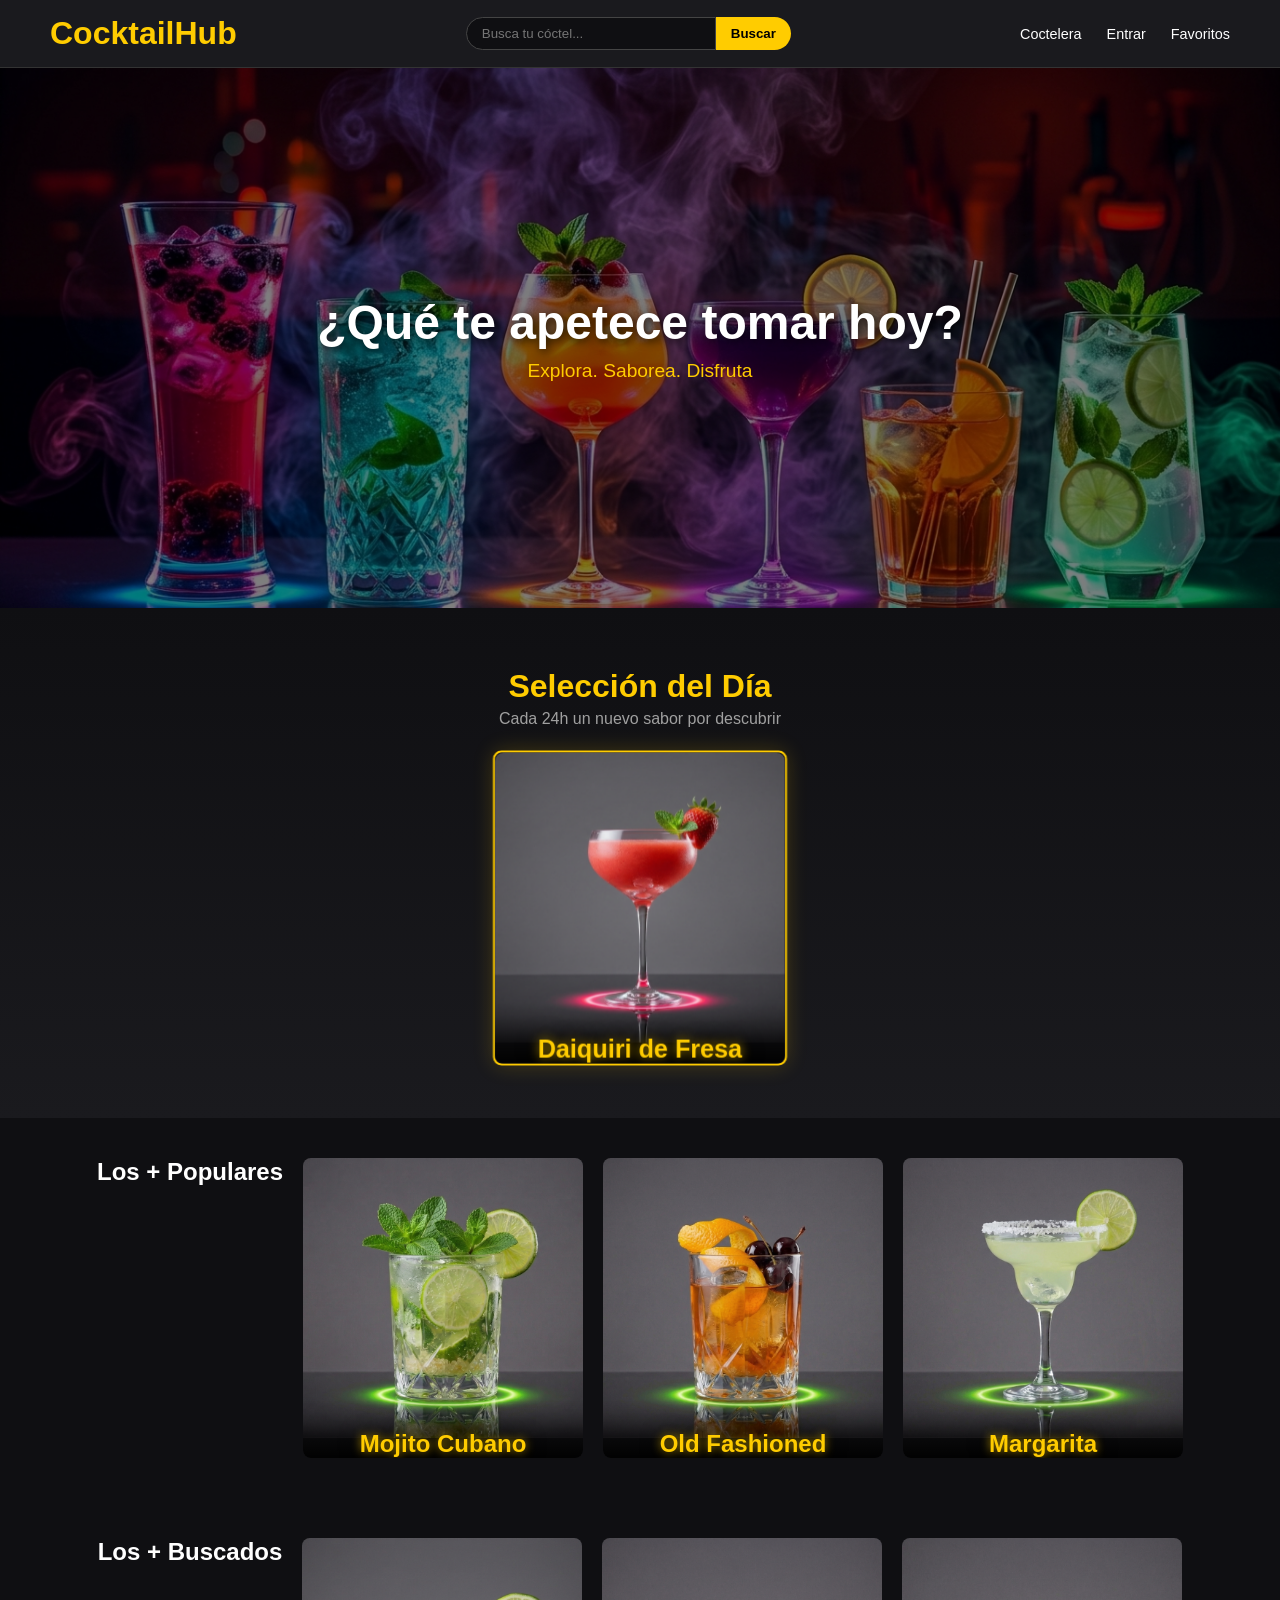
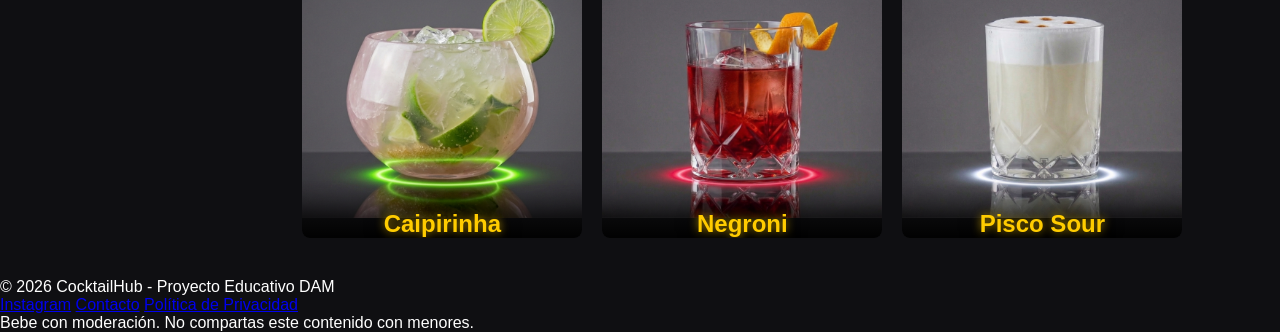
<file: e-commerce project/index.html>
<!doctype html>
<html lang="es">
  <head>
    <meta charset="UTF-8" />
    <meta name="viewport" content="width=device-width, initial-scale=1.0" />
    <link rel="stylesheet" href="css/style.css" />
    <title>CocktailHub.com</title>
    <!-- prueba -->
  </head>

  <body>
    <header>
      <div class="logo">
        <h1>Cocktail<span>Hub</span></h1>
      </div>
      <div>
        <form>
          <input type="text" placeholder="Busca tu cóctel..." required />
          <button type="submit">Buscar</button>
        </form>
      </div>
      <nav>
        <ul>
          <li><a href="coctelera.html" target="_blank">Coctelera</a></li>
          <li><a href="login.html">Entrar</a></li>
          <li><a href="#">Favoritos</a></li>
        </ul>
      </nav>
    </header>

    <main>
      <!-- -- HERO -- -->
      <section class="hero-inmersivo">
        <a href="coctelera.html" class="hero-link">
          <div class="hero-overlay">
            <div class="hero-text">
              <h2>¿Qué te apetece tomar hoy?</h2>
              <p>Explora. Saborea. Disfruta</p>
            </div>
            <img
              src="assets/img/hero-cocktail.png"
              alt="Cóctel de autor en barra oscura"
            />
          </div>
        </a>
      </section>
      <!-- -- RECOMENDACIÓN DEL DÍA -- -->
      <section class="daily-selection">
        <div class="section-header">
          <h2>Selección del Día</h2>
          <p>Cada 24h un nuevo sabor por descubrir</p>
        </div>

        <div class="daily-card-container">
          <article class="cocktail-card daily-featured">
            <div class="card-inner">
              <div class="card-front">
                <div class="card-img">
                  <img src="assets/img/daiquiri.png" alt="Daiquiri de Fresa" />
                </div>
                <div class="card-front-info">
                  <h3>Daiquiri de Fresa</h3>
                </div>
              </div>

              <div class="card-back">
                <div class="card-back-header">
                  <span class="difficulty-tag">Fácil</span>
                  <button class="favorite-btn" title="Añadir a favoritos">
                    <span class="heart-icon">&#9825;</span>
                  </button>
                </div>

                <div class="flavor-info">
                  <hr />
                  <span>Dulce & Refrescante</span>
                  <hr />
                </div>

                <div class="ingredients-container">
                  <h3>Receta del Día</h3>
                  <ul>
                    <li>50ml Ron Blanco</li>
                    <li>25ml Zumo de lima</li>
                    <li>3 Fresas naturales</li>
                    <li>Hielo picado</li>
                  </ul>
                </div>

                <div class="card-details-container">
                  <a href="#" class="view-recipe">Más detalles →</a>
                </div>
              </div>
            </div>
          </article>
        </div>
      </section>
      <!-- -- LOS + POPULARES -- -->
      <section class="cocktail-grid">
        <h2>Los + Populares</h2>

        <article class="cocktail-card">
          <div class="card-inner">
            <div class="card-front">
              <div class="card-img">
                <img src="assets/img/mojito.png" alt="Mojito Cubano" />
              </div>
              <div class="card-front-info">
                <h3>Mojito Cubano</h3>
              </div>
            </div>
            <div class="card-back">
              <div class="card-back-header">
                <span class="difficulty-tag">Fácil</span>
                <button class="favorite-btn" title="Añadir a favoritos">
                  <span class="heart-icon">&#9825;</span>
                </button>
              </div>
              <div class="flavor-info">
                <hr />
                <span>Dulce & Afrutado</span>
                <hr />
              </div>
              <div class="ingredients-container">
                <h3>Ingredientes</h3>
                <ul>
                  <li>60ml Ron Blanco</li>
                  <li>30ml Zumo de Lima</li>
                  <li>Menta fresca</li>
                  <li>Azúcar y Soda</li>
                </ul>
              </div>

              <div class="card-details-container">
                <a href="#" class="view-recipe">Más detalles →</a>
              </div>
            </div>
          </div>
        </article>

        <article class="cocktail-card">
          <div class="card-inner">
            <div class="card-front">
              <div class="card-img">
                <img src="assets/img/old-fashioned.png" alt="Old Fashioned" />
              </div>
              <div class="card-front-info">
                <h3>Old Fashioned</h3>
              </div>
            </div>
            <div class="card-back">
              <div class="card-back-header">
                <span class="difficulty-tag">Difícil</span>
                <button class="favorite-btn" title="Añadir a favoritos">
                  <span class="heart-icon">&#9825;</span>
                </button>
              </div>
              <div class="flavor-info">
                <hr />
                <span>Fuerte & Amargo</span>
                <hr />
              </div>
              <div class="ingredients-container">
                <h3>Ingredientes</h3>
                <ul>
                  <li>60ml Bourbon</li>
                  <li>2 gotas de Angostura</li>
                  <li>1 terrón de Azúcar</li>
                  <li>Piel de naranja</li>
                </ul>
              </div>
              <div class="card-details-container">
                <a href="#" class="view-recipe">Más detalles →</a>
              </div>
            </div>
          </div>
        </article>

        <article class="cocktail-card">
          <div class="card-inner">
            <div class="card-front">
              <div class="card-img">
                <img src="assets/img/margarita.png" alt="Margarita" />
              </div>
              <div class="card-front-info">
                <h3>Margarita</h3>
              </div>
            </div>
            <div class="card-back">
              <div class="card-back-header">
                <span class="difficulty-tag">Media</span>
                <button class="favorite-btn" title="Añadir a favoritos">
                  <span class="heart-icon">&#9825;</span>
                </button>
              </div>
              <div class="flavor-info">
                <hr />
                <span>Cítrico & Salado</span>
                <hr />
              </div>
              <div class="ingredients-container">
                <h3>Ingredientes</h3>
                <ul>
                  <li>50ml Tequila</li>
                  <li>20ml Triple Seco</li>
                  <li>15ml Zumo de Lima</li>
                  <li>Sal en el borde</li>
                </ul>
              </div>
              <div class="card-details-container">
                <a href="#" class="view-recipe">Más detalles →</a>
              </div>
            </div>
          </div>
        </article>
      </section>
      <!-- -- LOS + BUSCADOS -- -->
      <section class="cocktail-grid">
        <h2>Los + Buscados</h2>

        <article class="cocktail-card">
          <div class="card-inner">
            <div class="card-front">
              <div class="card-img">
                <img
                  src="assets/img/caipirinha.png"
                  alt="Caipirinha Brasileña"
                />
              </div>
              <div class="card-front-info">
                <h3>Caipirinha</h3>
              </div>
            </div>
            <div class="card-back">
              <div class="card-back-header">
                <span class="difficulty-tag">Fácil</span>
                <button class="favorite-btn" title="Añadir a favoritos">
                  <span class="heart-icon">&#9825;</span>
                </button>
              </div>
              <div class="flavor-info">
                <hr />
                <span>Cítrico & Fuerte</span>
                <hr />
              </div>
              <div class="ingredients-container">
                <h3>Ingredientes</h3>
                <ul>
                  <li>60ml Cachaça</li>
                  <li>1 Lima en trozos</li>
                  <li>2 cdtas Azúcar</li>
                  <li>Hielo picado</li>
                </ul>
              </div>
              <div class="card-details-container">
                <a href="#" class="view-recipe">Más detalles →</a>
              </div>
            </div>
          </div>
        </article>

        <article class="cocktail-card">
          <div class="card-inner">
            <div class="card-front">
              <div class="card-img">
                <img src="assets/img/negroni.png" alt="Negroni Clásico" />
              </div>
              <div class="card-front-info">
                <h3>Negroni</h3>
              </div>
            </div>
            <div class="card-back">
              <div class="card-back-header">
                <span class="difficulty-tag">Media</span>
                <button class="favorite-btn" title="Añadir a favoritos">
                  <span class="heart-icon">&#9825;</span>
                </button>
              </div>
              <div class="flavor-info">
                <hr />
                <span>Amargo & Seco</span>
                <hr />
              </div>
              <div class="ingredients-container">
                <h3>Ingredientes</h3>
                <ul>
                  <li>30ml Ginebra</li>
                  <li>30ml Campari</li>
                  <li>30ml Vermut Rojo</li>
                  <li>Piel de naranja</li>
                </ul>
              </div>
              <div class="card-details-container">
                <a href="#" class="view-recipe">Más detalles →</a>
              </div>
            </div>
          </div>
        </article>

        <article class="cocktail-card">
          <div class="card-inner">
            <div class="card-front">
              <div class="card-img">
                <img
                  src="assets/img/pisco-sour.png"
                  alt="Pisco Sour Tradicional"
                />
              </div>
              <div class="card-front-info">
                <h3>Pisco Sour</h3>
              </div>
            </div>
            <div class="card-back">
              <div class="card-back-header">
                <span class="difficulty-tag">Difícil</span>
                <button class="favorite-btn" title="Añadir a favoritos">
                  <span class="heart-icon">&#9825;</span>
                </button>
              </div>
              <div class="flavor-info">
                <hr />
                <span>Cítrico & Dulce</span>
                <hr />
              </div>
              <div class="ingredients-container">
                <h3>Ingredientes</h3>
                <ul>
                  <li>60ml Pisco</li>
                  <li>30ml Zumo de Lima</li>
                  <li>20ml Jarabe de Goma</li>
                  <li>1 Clara de Huevo</li>
                </ul>
              </div>
              <div class="card-details-container">
                <a href="#" class="view-recipe">Más detalles →</a>
              </div>
            </div>
          </div>
        </article>
      </section>
    </main>

    <footer>
      <div class="footer-content">
        <p>&copy; 2026 CocktailHub - Proyecto Educativo DAM</p>
        <nav class="footer-nav">
          <a href="#">Instagram</a>
          <a href="#">Contacto</a>
          <a href="#">Política de Privacidad</a>
        </nav>
        <p class="warning">
          Bebe con moderación. No compartas este contenido con menores.
        </p>
      </div>
    </footer>
  </body>
</html>
</file>
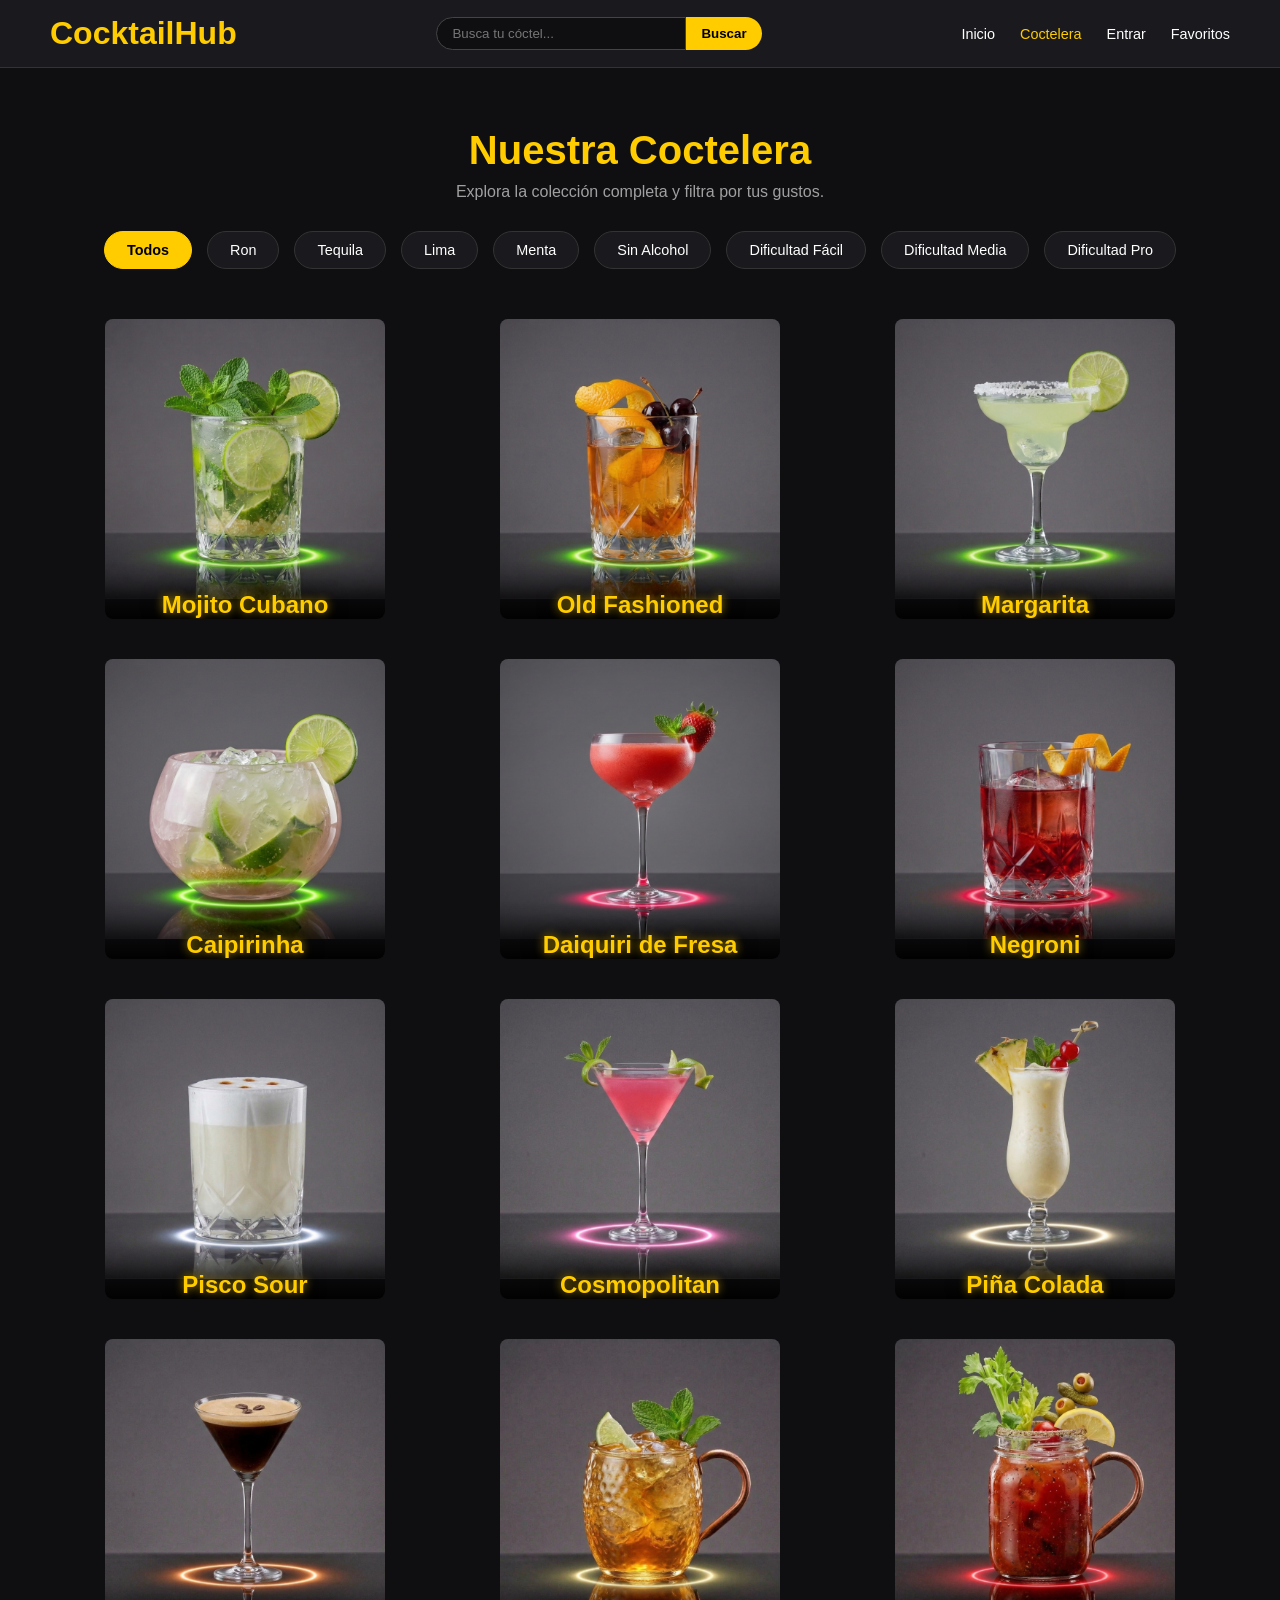
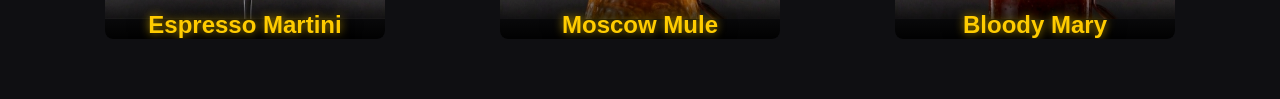
<file: e-commerce project/coctelera.html>
<!doctype html>
<html lang="es">
  <head>
    <meta charset="UTF-8" />
    <meta name="viewport" content="width=device-width, initial-scale=1.0" />
    <title>Coctelera | CocktailHub</title>
    <link rel="stylesheet" href="css/coctelera.css" />
  </head>

  <body>
    <header>
      <div class="logo">
        <h1>CocktailHub</h1>
      </div>
      <form>
        <input type="text" placeholder="Busca tu cóctel..." required />
        <button type="submit">Buscar</button>
      </form>
      <nav>
        <ul>
          <li><a href="index.html">Inicio</a></li>
          <li>
            <a href="coctelera.html" style="color: var(--color-primario)"
              >Coctelera</a
            >
          </li>
          <li><a href="#">Entrar</a></li>
          <li><a href="#">Favoritos</a></li>
        </ul>
      </nav>
    </header>

    <main class="catalog-container">
      <section
        class="library-header"
        style="text-align: center; margin-bottom: 30px"
      >
        <h1>Nuestra Coctelera</h1>
        <p style="color: var(--color-texto-suave)">
          Explora la colección completa y filtra por tus gustos.
        </p>
      </section>

      <section class="filters-bar">
        <div class="filter-group">
          <button class="filter-btn active">Todos</button>
          <button class="filter-btn">Ron</button>
          <button class="filter-btn">Tequila</button>
          <button class="filter-btn">Lima</button>
          <button class="filter-btn">Menta</button>
          <button class="filter-btn">Sin Alcohol</button>
          <button class="filter-btn">Dificultad Fácil</button>
          <button class="filter-btn">Dificultad Media</button>
          <button class="filter-btn">Dificultad Pro</button>
        </div>
      </section>

      <section class="catalog-grid">
        <article class="cocktail-card">
          <div class="card-inner">
            <div class="card-front">
              <div class="card-img">
                <img src="assets/img/mojito.png" alt="Mojito Cubano" />
              </div>
              <div class="card-front-info">
                <h3>Mojito Cubano</h3>
              </div>
            </div>
            <div class="card-back">
              <div class="card-back-header">
                <span class="difficulty-tag">Fácil</span>
                <button class="favorite-btn" title="Añadir a favoritos">
                  <span class="heart-icon">&#9825;</span>
                </button>
              </div>
              <div class="flavor-info">
                <hr />
                <span>Dulce & Afrutado</span>
                <hr />
              </div>
              <div class="ingredients-container">
                <h3>Ingredientes</h3>
                <ul>
                  <li>60ml Ron Blanco</li>
                  <li>30ml Zumo de Lima</li>
                  <li>Menta fresca</li>
                  <li>Azúcar y Soda</li>
                </ul>
              </div>

              <div class="card-details-container">
                <a href="#" class="view-recipe">Más detalles →</a>
              </div>
            </div>
          </div>
        </article>

        <article class="cocktail-card">
          <div class="card-inner">
            <div class="card-front">
              <div class="card-img">
                <img src="assets/img/old-fashioned.png" alt="Old Fashioned" />
              </div>
              <div class="card-front-info">
                <h3>Old Fashioned</h3>
              </div>
            </div>
            <div class="card-back">
              <div class="card-back-header">
                <span class="difficulty-tag">Difícil</span>
                <button class="favorite-btn" title="Añadir a favoritos">
                  <span class="heart-icon">&#9825;</span>
                </button>
              </div>
              <div class="flavor-info">
                <hr />
                <span>Fuerte & Amargo</span>
                <hr />
              </div>
              <div class="ingredients-container">
                <h3>Ingredientes</h3>
                <ul>
                  <li>60ml Bourbon</li>
                  <li>2 gotas de Angostura</li>
                  <li>1 terrón de Azúcar</li>
                  <li>Piel de naranja</li>
                </ul>
              </div>
              <div class="card-details-container">
                <a href="#" class="view-recipe">Más detalles →</a>
              </div>
            </div>
          </div>
        </article>

        <article class="cocktail-card">
          <div class="card-inner">
            <div class="card-front">
              <div class="card-img">
                <img src="assets/img/margarita.png" alt="Margarita" />
              </div>
              <div class="card-front-info">
                <h3>Margarita</h3>
              </div>
            </div>
            <div class="card-back">
              <div class="card-back-header">
                <span class="difficulty-tag">Media</span>
                <button class="favorite-btn" title="Añadir a favoritos">
                  <span class="heart-icon">&#9825;</span>
                </button>
              </div>
              <div class="flavor-info">
                <hr />
                <span>Cítrico & Salado</span>
                <hr />
              </div>
              <div class="ingredients-container">
                <h3>Ingredientes</h3>
                <ul>
                  <li>50ml Tequila</li>
                  <li>20ml Triple Seco</li>
                  <li>15ml Zumo de Lima</li>
                  <li>Sal en el borde</li>
                </ul>
              </div>
              <div class="card-details-container">
                <a href="#" class="view-recipe">Más detalles →</a>
              </div>
            </div>
          </div>
        </article>

        <article class="cocktail-card">
          <div class="card-inner">
            <div class="card-front">
              <div class="card-img">
                <img
                  src="assets/img/caipirinha.png"
                  alt="Caipirinha Brasileña"
                />
              </div>
              <div class="card-front-info">
                <h3>Caipirinha</h3>
              </div>
            </div>
            <div class="card-back">
              <div class="card-back-header">
                <span class="difficulty-tag">Fácil</span>
                <button class="favorite-btn" title="Añadir a favoritos">
                  <span class="heart-icon">&#9825;</span>
                </button>
              </div>
              <div class="flavor-info">
                <hr />
                <span>Cítrico & Fuerte</span>
                <hr />
              </div>
              <div class="ingredients-container">
                <h3>Ingredientes</h3>
                <ul>
                  <li>60ml Cachaça</li>
                  <li>1 Lima en trozos</li>
                  <li>2 cdtas Azúcar</li>
                  <li>Hielo picado</li>
                </ul>
              </div>
              <div class="card-details-container">
                <a href="#" class="view-recipe">Más detalles →</a>
              </div>
            </div>
          </div>
        </article>

        <article class="cocktail-card">
          <div class="card-inner">
            <div class="card-front">
              <div class="card-img">
                <img src="assets/img/daiquiri.png" alt="Daiquiri de Fresa" />
              </div>
              <div class="card-front-info">
                <h3>Daiquiri de Fresa</h3>
              </div>
            </div>

            <div class="card-back">
              <div class="card-back-header">
                <span class="difficulty-tag">Fácil</span>
                <button class="favorite-btn" title="Añadir a favoritos">
                  <span class="heart-icon">&#9825;</span>
                </button>
              </div>

              <div class="flavor-info">
                <hr />
                <span>Dulce & Refrescante</span>
                <hr />
              </div>

              <div class="ingredients-container">
                <h3>Ingredientes</h3>
                <ul>
                  <li>50ml Ron Blanco</li>
                  <li>25ml Zumo de lima</li>
                  <li>3 Fresas naturales</li>
                  <li>Hielo picado</li>
                </ul>
              </div>

              <div class="card-details-container">
                <a href="#" class="view-recipe">Más detalles →</a>
              </div>
            </div>
          </div>
        </article>

        <article class="cocktail-card">
          <div class="card-inner">
            <div class="card-front">
              <div class="card-img">
                <img src="assets/img/negroni.png" alt="Negroni Clásico" />
              </div>
              <div class="card-front-info">
                <h3>Negroni</h3>
              </div>
            </div>
            <div class="card-back">
              <div class="card-back-header">
                <span class="difficulty-tag">Media</span>
                <button class="favorite-btn" title="Añadir a favoritos">
                  <span class="heart-icon">&#9825;</span>
                </button>
              </div>
              <div class="flavor-info">
                <hr />
                <span>Amargo & Seco</span>
                <hr />
              </div>
              <div class="ingredients-container">
                <h3>Ingredientes</h3>
                <ul>
                  <li>30ml Ginebra</li>
                  <li>30ml Campari</li>
                  <li>30ml Vermut Rojo</li>
                  <li>Piel de naranja</li>
                </ul>
              </div>
              <div class="card-details-container">
                <a href="#" class="view-recipe">Más detalles →</a>
              </div>
            </div>
          </div>
        </article>

        <article class="cocktail-card">
          <div class="card-inner">
            <div class="card-front">
              <div class="card-img">
                <img
                  src="assets/img/pisco-sour.png"
                  alt="Pisco Sour Tradicional"
                />
              </div>
              <div class="card-front-info">
                <h3>Pisco Sour</h3>
              </div>
            </div>
            <div class="card-back">
              <div class="card-back-header">
                <span class="difficulty-tag">Difícil</span>
                <button class="favorite-btn" title="Añadir a favoritos">
                  <span class="heart-icon">&#9825;</span>
                </button>
              </div>
              <div class="flavor-info">
                <hr />
                <span>Cítrico & Dulce</span>
                <hr />
              </div>
              <div class="ingredients-container">
                <h3>Ingredientes</h3>
                <ul>
                  <li>60ml Pisco</li>
                  <li>30ml Zumo de Lima</li>
                  <li>20ml Jarabe de Goma</li>
                  <li>1 Clara de Huevo</li>
                </ul>
              </div>
              <div class="card-details-container">
                <a href="#" class="view-recipe">Más detalles →</a>
              </div>
            </div>
          </div>
        </article>

        <article class="cocktail-card">
          <div class="card-inner">
            <div class="card-front">
              <div class="card-img">
                <img src="assets/img/cosmopolitan.png" alt="Cosmopolitan" />
              </div>
              <div class="card-front-info">
                <h3>Cosmopolitan</h3>
              </div>
            </div>
            <div class="card-back">
              <div class="card-back-header">
                <span class="difficulty-tag">Media</span>
                <button class="favorite-btn" title="Añadir a favoritos">
                  <span class="heart-icon">&#9825;</span>
                </button>
              </div>
              <div class="flavor-info">
                <hr />
                <span>Cítrico & Sofisticado</span>
                <hr />
              </div>
              <div class="ingredients-container">
                <h3>Ingredientes</h3>
                <ul>
                  <li>40ml Vodka Citrón</li>
                  <li>15ml Cointreau</li>
                  <li>15ml Zumo de Lima</li>
                  <li>30ml Zumo de Arándanos</li>
                </ul>
              </div>
              <div class="card-details-container">
                <a href="#" class="view-recipe">Más detalles →</a>
              </div>
            </div>
          </div>
        </article>

        <article class="cocktail-card">
          <div class="card-inner">
            <div class="card-front">
              <div class="card-img">
                <img src="assets/img/pina-colada.png" alt="Piña Colada" />
              </div>
              <div class="card-front-info">
                <h3>Piña Colada</h3>
              </div>
            </div>
            <div class="card-back">
              <div class="card-back-header">
                <span class="difficulty-tag">Fácil</span>
                <button class="favorite-btn" title="Añadir a favoritos">
                  <span class="heart-icon">&#9825;</span>
                </button>
              </div>
              <div class="flavor-info">
                <hr />
                <span>Dulce & Tropical</span>
                <hr />
              </div>
              <div class="ingredients-container">
                <h3>Ingredientes</h3>
                <ul>
                  <li>60ml Ron Blanco</li>
                  <li>90ml Zumo de Piña</li>
                  <li>30ml Crema de Coco</li>
                  <li>Hielo picado</li>
                </ul>
              </div>
              <div class="card-details-container">
                <a href="#" class="view-recipe">Más detalles →</a>
              </div>
            </div>
          </div>
        </article>

        <article class="cocktail-card">
          <div class="card-inner">
            <div class="card-front">
              <div class="card-img">
                <img
                  src="assets/img/espresso-martini.png"
                  alt="Espresso Martini"
                />
              </div>
              <div class="card-front-info">
                <h3>Espresso Martini</h3>
              </div>
            </div>
            <div class="card-back">
              <div class="card-back-header">
                <span class="difficulty-tag">Media</span>
                <button class="favorite-btn" title="Añadir a favoritos">
                  <span class="heart-icon">&#9825;</span>
                </button>
              </div>
              <div class="flavor-info">
                <hr />
                <span>Intenso & Tostado</span>
                <hr />
              </div>
              <div class="ingredients-container">
                <h3>Ingredientes</h3>
                <ul>
                  <li>50ml Vodka</li>
                  <li>30ml Café Espresso</li>
                  <li>10ml Licor de Café</li>
                  <li>Granos de café</li>
                </ul>
              </div>
              <div class="card-details-container">
                <a href="#" class="view-recipe">Más detalles →</a>
              </div>
            </div>
          </div>
        </article>

        <article class="cocktail-card">
          <div class="card-inner">
            <div class="card-front">
              <div class="card-img">
                <img src="assets/img/moscow-mule.png" alt="Moscow Mule" />
              </div>
              <div class="card-front-info">
                <h3>Moscow Mule</h3>
              </div>
            </div>
            <div class="card-back">
              <div class="card-back-header">
                <span class="difficulty-tag">Fácil</span>
                <button class="favorite-btn" title="Añadir a favoritos">
                  <span class="heart-icon">&#9825;</span>
                </button>
              </div>
              <div class="flavor-info">
                <hr />
                <span>Picante & Cítrico</span>
                <hr />
              </div>
              <div class="ingredients-container">
                <h3>Ingredientes</h3>
                <ul>
                  <li>45ml Vodka</li>
                  <li>120ml Ginger Beer</li>
                  <li>10ml Zumo de Lima</li>
                  <li>Rodaja de lima</li>
                </ul>
              </div>
              <div class="card-details-container">
                <a href="#" class="view-recipe">Más detalles →</a>
              </div>
            </div>
          </div>
        </article>

        <article class="cocktail-card">
          <div class="card-inner">
            <div class="card-front">
              <div class="card-img">
                <img src="assets/img/bloody-mary.png" alt="Bloody Mary" />
              </div>
              <div class="card-front-info">
                <h3>Bloody Mary</h3>
              </div>
            </div>
            <div class="card-back">
              <div class="card-back-header">
                <span class="difficulty-tag">Pro</span>
                <button class="favorite-btn" title="Añadir a favoritos">
                  <span class="heart-icon">&#9825;</span>
                </button>
              </div>
              <div class="flavor-info">
                <hr />
                <span>Salado & Picante</span>
                <hr />
              </div>
              <div class="ingredients-container">
                <h3>Ingredientes</h3>
                <ul>
                  <li>45ml Vodka</li>
                  <li>90ml Zumo de Tomate</li>
                  <li>Salsa Perrins y Tabasco</li>
                  <li>Sal y Pimienta</li>
                </ul>
              </div>
              <div class="card-details-container">
                <a href="#" class="view-recipe">Más detalles →</a>
              </div>
            </div>
          </div>
        </article>
      </section>
    </main>
  </body>
</html>
</file>
<file: e-commerce project/css/style.css>
/* 1. Definición de Variables */
:root {
  --color-fondo: #0f0f12; /* El negro de fondo */
  --color-tarjeta: #1a1a1e; /* Un gris oscuro para las cards */
  --color-primario: #ffcc00; /* El amarillo de Cócteles */
  --color-texto: #ffffff; /* Blanco para leer bien */
  --color-texto-suave: #a0a0a0; /* Gris para textos menos importantes */
}

/* Estilos Globales */
* {
  margin: 0;
  padding: 0;
  box-sizing: border-box;
}

body {
  background-color: var(--color-fondo);
  color: var(--color-texto);
  font-family: "Segoe UI", Tahoma, Geneva, Verdana, sans-serif;
}

header {
  display: flex;
  justify-content: space-between;
  align-items: center;
  padding: 15px 50px;
  background-color: var(--color-tarjeta);
  border-bottom: 1px solid #333;
  position: sticky;
  top: 0;
  z-index: 1000;
}

/* Buscador */
header form {
  display: flex;
  gap: 0;
}

header input {
  padding: 8px 15px;
  border-radius: 20px 0 0 20px;
  border: 1px solid #444;
  background-color: var(--color-fondo);
  color: white;
  outline: none;
  width: 250px;
}

header button {
  padding: 8px 15px;
  border-radius: 0 20px 20px 0;
  border: none;
  background-color: var(--color-primario);
  font-weight: bold;
  cursor: pointer;
}

/* Nav Enlaces */
header nav ul {
  display: flex;
  list-style: none;
  gap: 25px;
}

header nav a {
  text-decoration: none;
  color: var(--color-texto);
  font-size: 0.9rem;
  font-weight: 500;
  transition: color 0.3s;
}

header nav a:hover {
  color: var(--color-primario);
}

.logo h1 {
  color: var(--color-primario);
}

.hero-inmersivo {
  position: relative;
  height: 60vh; /* Ocupa el 60% de la altura de la pantalla (viewport height) */
  width: 100%;
  overflow: hidden;
}

.hero-link {
  text-decoration: none; /* Quitamos el subrayado del enlace global */
}

.hero-overlay {
  position: relative;
  width: 100%;
  height: 100%;
  display: flex;
  align-items: center;
  justify-content: center;
}

.hero-overlay img {
  position: absolute;
  top: 0;
  left: 0;
  width: 100%;
  height: 100%;
  object-fit: cover; /* cubre toda la ficha con la imagen*/
  z-index: 1; /* La imagen al fondo */
}

/* Capa de oscurecimiento para que el texto resalte */
.hero-overlay::after {
  content: "";
  position: absolute;
  top: 0;
  left: 0;
  width: 100%;
  height: 100%;
  background: rgba(0, 0, 0, 0.5); /* Negro al 50% de transparencia */
  z-index: 2;
}

.hero-text {
  position: relative;
  z-index: 3; /* El texto por encima de la imagen y del overlay */
  text-align: center;
  color: white;
}

.hero-text h2 {
  font-size: 3rem;
  margin-bottom: 10px;
  text-shadow: 2px 2px 10px rgba(0, 0, 0, 0.8); /* Sombra para que "salte" de la pantalla */
}

.hero-text p {
  font-size: 1.2rem;
  color: var(--color-primario);
}

.daily-selection {
  padding: 60px 20px;
  background: linear-gradient(180deg, var(--color-fondo) 0%, #1a1a1e 100%);
  text-align: center;
}

.section-header h2 {
  color: var(--color-primario);
  font-size: 2rem;
  margin-bottom: 5px;
}

.section-header p {
  color: var(--color-texto-suave);
  margin-bottom: 30px;
}

/* Centra la tarjeta del día */
.daily-card-container {
  display: flex;
  justify-content: center;
}

/* Hace que la tarjeta del día brille un poco más */
.daily-featured {
  border: 2px solid var(--color-primario);
  box-shadow: 0 0 20px rgba(255, 204, 0, 0.2);
  transform: scale(1.05); /* Aumenta el tamaño respecto a las demás */
}

.cocktail-grid {
  display: flex; /* Flexbox */
  flex-wrap: wrap; /* Si no caben en una fila, saltan a la siguiente*/
  gap: 20px; /* Crea un espacio uniforme entre las tarjetas sin usar márgenes */
  justify-content: center; /* Centra los cócteles si sobra espacio a los lados */
  padding: 40px; /* aire alrededor de toda la sección */
}

/* Estructura del contenedor principal / perspectiva */
.cocktail-card {
  background-color: transparent;
  height: 300px;
  width: 280px;
  perspective: 1000px;
  border-radius: 8px;
  cursor: pointer;
}

.card-inner {
  position: relative;
  width: 100%;
  height: 100%;
  transition: transform 0.8s;
  transform-style: preserve-3d;
}

.cocktail-card:hover .card-inner {
  transform: rotateY(180deg);
}

.card-front,
.card-back {
  position: absolute;
  width: 100%;
  height: 100%;
  backface-visibility: hidden;
  border-radius: 8px;
  overflow: hidden;
}

/* --- CARA FRONTAL --- */
.card-front {
  background-color: var(--color-tarjeta);
}

.card-front img {
  width: 100%;
  height: 100%; /* La imagen ocupa toda la tarjeta */
  object-fit: cover;
}

/* Bloque de nombre en el frontal */
.card-front-info {
  position: absolute;
  bottom: 0;
  width: 100%;
  padding: 15px 10px;
  background: linear-gradient(
    /*degradado con puntos de parada intermedios (stops)*/ to top,
    rgba(0, 0, 0, 0.95) 0%,
    rgba(0, 0, 0, 0.7) 30%,
    rgba(0, 0, 0, 0.3) 60%,
    rgba(0, 0, 0, 0.1) 80%,
    transparent 100%
  );
  text-align: center;
}

.card-front-info h3 {
  transform: translateY(15px); /*baja el texto*/
  color: var(--color-primario);
  font-size: 1.5rem;
  text-shadow:
    0 0 10px rgba(255, 204, 0, 0.7),
    0 0 20px rgba(0, 0, 0, 0.8);
}

/* --- CARA TRASERA (Estructura Base) --- */
.card-back {
  background-color: var(--color-tarjeta);
  color: white;
  transform: rotateY(180deg);
  padding: 15px;
  display: flex;
  flex-direction: column;
  border: 2px solid var(--color-primario);
}

/* Cabecera: Dificultad y Corazón */
.card-back-header {
  display: flex;
  justify-content: space-between;
  align-items: center;
  margin-bottom: 5px; /* Espacio con lo de abajo */
}

.difficulty-tag {
  font-size: 0.7rem;
  text-transform: uppercase;
  font-weight: bold;
  color: var(--color-primario);
  border: 1px solid var(--color-primario);
  padding: 2px 6px;
  border-radius: 4px;
}

/* Sección de sabor con líneas laterales */
.flavor-info {
  display: flex;
  align-items: center;
  gap: 8px;
  margin: auto 0;
}

.flavor-info hr {
  flex: 1;
  border: 0;
  border-top: 1px solid rgba(255, 255, 255, 0.2);
}

.flavor-info span {
  font-size: 0.85rem;
  font-style: italic;
  color: var(--color-texto-suave);
  white-space: nowrap;
}

/* --- LISTA DE INGREDIENTES --- */
/* 1. Contenedor de ingredientes */
.ingredients-container {
  margin-bottom: 15px;
  text-align: left;
}
/* 2. El título de la sección */
.ingredients-container h3 {
  font-size: 1.1rem;
  border-left: 3px solid var(--color-primario);
  padding-left: 8px;
}

/* 3. La lista */
.card-back ul {
  list-style: none;
}

/* 4. Los items de la lista */
.card-back li {
  font-size: 0.85rem;
  padding: 5px 0;
  color: var(--color-texto-suave);
  border-bottom: 1px solid rgba(255, 255, 255, 0.05);
}

.card-details-container {
  margin-top: 1px; /* Empuja el botón hacia el fondo de la tarjeta */
  text-align: center;
}

.view-recipe {
  text-decoration: none;
  color: var(--color-primario);
  font-size: 0.9rem;
  font-weight: bold;
  transition: letter-spacing 0.3s;
}

.view-recipe:hover {
  letter-spacing: 1px; /* Efecto al pasar el ratón */
}

/* Botón de favoritos */
.favorite-btn {
  background: transparent;
  border: none;
  cursor: pointer;
  display: flex;
  align-items: center;
  justify-content: center;
  transition: transform 0.2s ease;
}

.heart-icon {
  font-size: 1.5rem; /* Tamaño del corazón */
  color: var(--color-texto-suave); /* Color gris */
  transition:
    color 0.3s,
    transform 0.3s;
}

/* Efecto al pasar el ratón */
.favorite-btn:hover .heart-icon {
  color: #ff4d4d; /* Se vuelve rojizo antes de hacer click */
  transform: scale(1.2); /* Crece un poquito */
}

/* Clase preparada para el futuro (cuando se haga click) */
.favorite-btn.active .heart-icon {
  color: #ff0000; /* Rojo intenso */
  content: "\2665"; /* Cambiaría a corazón relleno */
}
</file>
<file: e-commerce project/css/coctelera.css>
:root {
  --color-fondo: #0f0f12; /* El negro de fondo */
  --color-tarjeta: #1a1a1e; /* Un gris oscuro para las cards */
  --color-primario: #ffcc00; /* El amarillo de Cócteles */
  --color-texto: #ffffff; /* Blanco para leer bien */
  --color-texto-suave: #a0a0a0; /* Gris para textos menos importantes */
}

/* Estilos Globales */
* {
  margin: 0;
  padding: 0;
  box-sizing: border-box;
}

body {
  background-color: var(--color-fondo);
  color: var(--color-texto);
  font-family: "Segoe UI", Tahoma, Geneva, Verdana, sans-serif;
}

header {
  display: flex;
  justify-content: space-between;
  align-items: center;
  padding: 15px 50px;
  background-color: var(--color-tarjeta);
  border-bottom: 1px solid #333;
  position: sticky;
  top: 0;
  z-index: 1000;
}

/* Buscador */
header form {
  display: flex;
  gap: 0;
}

header input {
  padding: 8px 15px;
  border-radius: 20px 0 0 20px;
  border: 1px solid #444;
  background-color: var(--color-fondo);
  color: white;
  outline: none;
  width: 250px;
}

header button {
  padding: 8px 15px;
  border-radius: 0 20px 20px 0;
  border: none;
  background-color: var(--color-primario);
  font-weight: bold;
  cursor: pointer;
}

/* Nav Enlaces */
header nav ul {
  display: flex;
  list-style: none;
  gap: 25px;
}

header nav a {
  text-decoration: none;
  color: var(--color-texto);
  font-size: 0.9rem;
  font-weight: 500;
  transition: color 0.3s;
}

header nav a:hover {
  color: var(--color-primario);
}

.logo h1 {
  color: var(--color-primario);
}

/* Contenedor General */
.catalog-container {
  padding: 60px 20px;
  max-width: 1200px;
  margin: 0 auto; /* Centra todo el contenido en pantallas grandes */
}

/* Cabecera del catálogo */
.library-header h1 {
  font-size: 2.5rem;
  color: var(--color-primario);
  margin-bottom: 10px;
}

/* Barra de Filtros */
.filters-bar {
  margin-bottom: 50px; /* Espacio antes de que empiecen las fotos */
}

.filter-group {
  display: flex;
  justify-content: center;
  gap: 15px;
  flex-wrap: wrap; /* Para que en el móvil no se salgan de la pantalla */
}

.filter-btn {
  background-color: var(--color-tarjeta);
  color: var(--color-texto);
  border: 1px solid #333;
  padding: 10px 22px;
  border-radius: 30px;
  font-size: 0.9rem;
  cursor: pointer;
  transition: all 0.3s ease;
}

.filter-btn:hover {
  border-color: var(--color-primario);
  color: var(--color-primario);
}

.filter-btn.active {
  background-color: var(--color-primario);
  color: #000; /* Texto negro para que contraste con el amarillo */
  font-weight: bold;
  border-color: var(--color-primario);
}

/* Rejilla responsiva (Grid) */
.catalog-grid {
  display: grid;
  /* Crea columnas de al menos 280px y rellena el espacio automáticamente */
  grid-template-columns: repeat(auto-fill, minmax(280px, 1fr));
  gap: 40px 25px; /* 40px de espacio entre filas, 25px entre columnas */
  justify-items: center; /* Centra las tarjetas dentro de su celda */
}

/* Estructura del contenedor principal / perspectiva */
.cocktail-card {
  background-color: transparent;
  height: 300px;
  width: 280px;
  perspective: 1000px;
  border-radius: 8px;
  cursor: pointer;
}

.card-inner {
  position: relative;
  width: 100%;
  height: 100%;
  transition: transform 0.8s;
  transform-style: preserve-3d;
}

.cocktail-card:hover .card-inner {
  transform: rotateY(180deg);
}

.card-front,
.card-back {
  position: absolute;
  width: 100%;
  height: 100%;
  backface-visibility: hidden;
  border-radius: 8px;
  overflow: hidden;
}

/* --- CARA FRONTAL --- */
.card-front {
  background-color: var(--color-tarjeta);
}

.card-front img {
  width: 100%;
  height: 100%; /* La imagen ocupa toda la tarjeta */
  object-fit: cover;
}

/* Bloque de nombre en el frontal */
.card-front-info {
  position: absolute;
  bottom: 0;
  width: 100%;
  padding: 15px 10px;
  background: linear-gradient(
    /*degradado con puntos de parada intermedios (stops)*/ to top,
    rgba(0, 0, 0, 0.95) 0%,
    rgba(0, 0, 0, 0.7) 30%,
    rgba(0, 0, 0, 0.3) 60%,
    rgba(0, 0, 0, 0.1) 80%,
    transparent 100%
  );
  text-align: center;
}

.card-front-info h3 {
  transform: translateY(15px); /*baja el texto*/
  color: var(--color-primario);
  font-size: 1.5rem;
  text-shadow:
    0 0 10px rgba(255, 204, 0, 0.7),
    0 0 20px rgba(0, 0, 0, 0.8);
}

/* --- CARA TRASERA (Estructura Base) --- */
.card-back {
  background-color: var(--color-tarjeta);
  color: white;
  transform: rotateY(180deg);
  padding: 15px;
  display: flex;
  flex-direction: column;
  border: 2px solid var(--color-primario);
}

/* Cabecera: Dificultad y Corazón */
.card-back-header {
  display: flex;
  justify-content: space-between;
  align-items: center;
  margin-bottom: 5px; /* Espacio con lo de abajo */
}

.difficulty-tag {
  font-size: 0.7rem;
  text-transform: uppercase;
  font-weight: bold;
  color: var(--color-primario);
  border: 1px solid var(--color-primario);
  padding: 2px 6px;
  border-radius: 4px;
}

/* Sección de sabor con líneas laterales */
.flavor-info {
  display: flex;
  align-items: center;
  gap: 8px;
  margin: auto 0;
}

.flavor-info hr {
  flex: 1;
  border: 0;
  border-top: 1px solid rgba(255, 255, 255, 0.2);
}

.flavor-info span {
  font-size: 0.85rem;
  font-style: italic;
  color: var(--color-texto-suave);
  white-space: nowrap;
}

/* --- LISTA DE INGREDIENTES --- */
/* 1. Contenedor de ingredientes */
.ingredients-container {
  margin-bottom: 15px;
}
/* 2. El título de la sección */
.ingredients-container h3 {
  font-size: 1.1rem;
  border-left: 3px solid var(--color-primario);
  padding-left: 8px;
}

/* 3. La lista */
.card-back ul {
  list-style: none;
}

/* 4. Los items de la lista */
.card-back li {
  font-size: 0.85rem;
  padding: 5px 0;
  color: var(--color-texto-suave);
  border-bottom: 1px solid rgba(255, 255, 255, 0.05);
}

.card-details-container {
  margin-top: 1px; /* Empuja el botón hacia el fondo de la tarjeta */
  text-align: center;
}

.view-recipe {
  text-decoration: none;
  color: var(--color-primario);
  font-size: 0.9rem;
  font-weight: bold;
  transition: letter-spacing 0.3s;
}

.view-recipe:hover {
  letter-spacing: 1px; /* Efecto al pasar el ratón */
}

/* Botón de favoritos */
.favorite-btn {
  background: transparent;
  border: none;
  cursor: pointer;
  display: flex;
  align-items: center;
  justify-content: center;
  transition: transform 0.2s ease;
}

.heart-icon {
  font-size: 1.5rem; /* Tamaño del corazón */
  color: var(--color-texto-suave); /* Color gris */
  transition:
    color 0.3s,
    transform 0.3s;
}

/* Efecto al pasar el ratón */
.favorite-btn:hover .heart-icon {
  color: #ff4d4d; /* Se vuelve rojizo antes de hacer click */
  transform: scale(1.2); /* Crece un poquito */
}

/* Clase preparada para el futuro (cuando se haga click) */
.favorite-btn.active .heart-icon {
  color: #ff0000; /* Rojo intenso */
  content: "\2665"; /* Cambiaría a corazón relleno */
}
</file>
